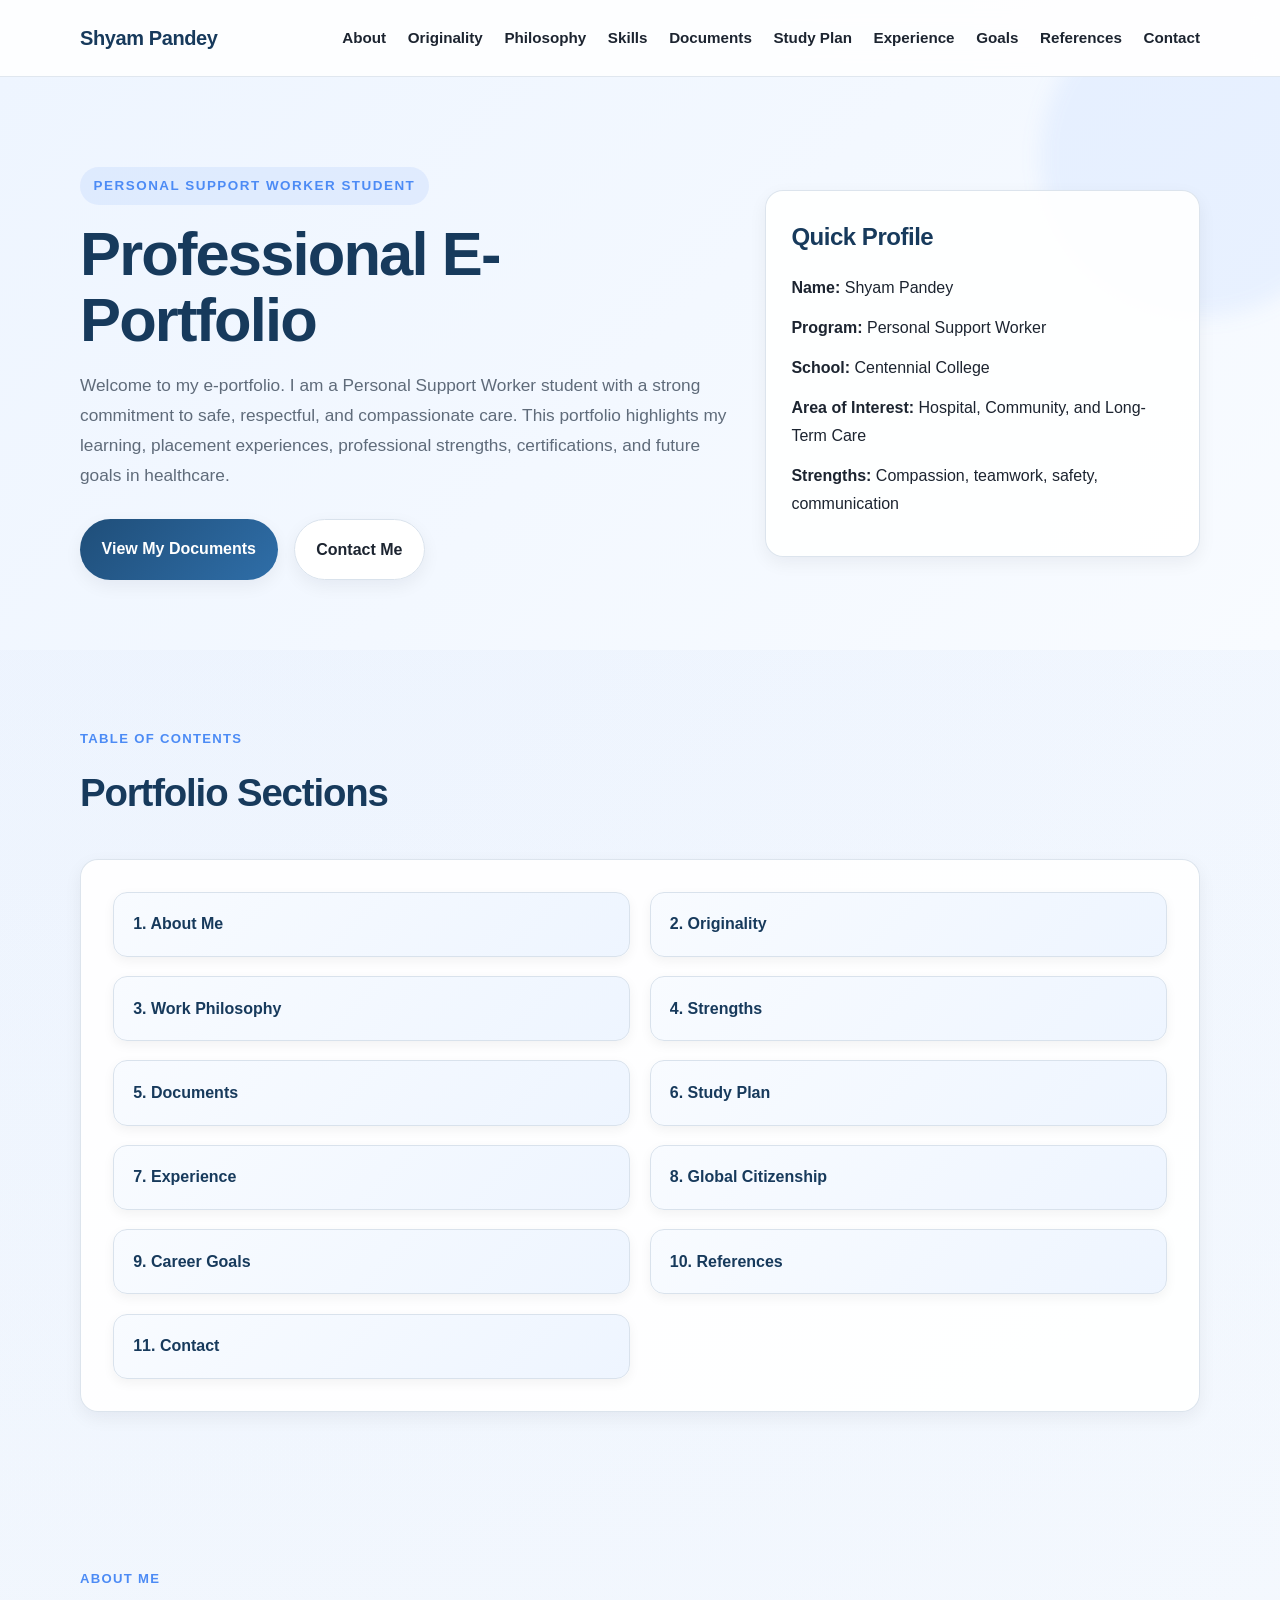
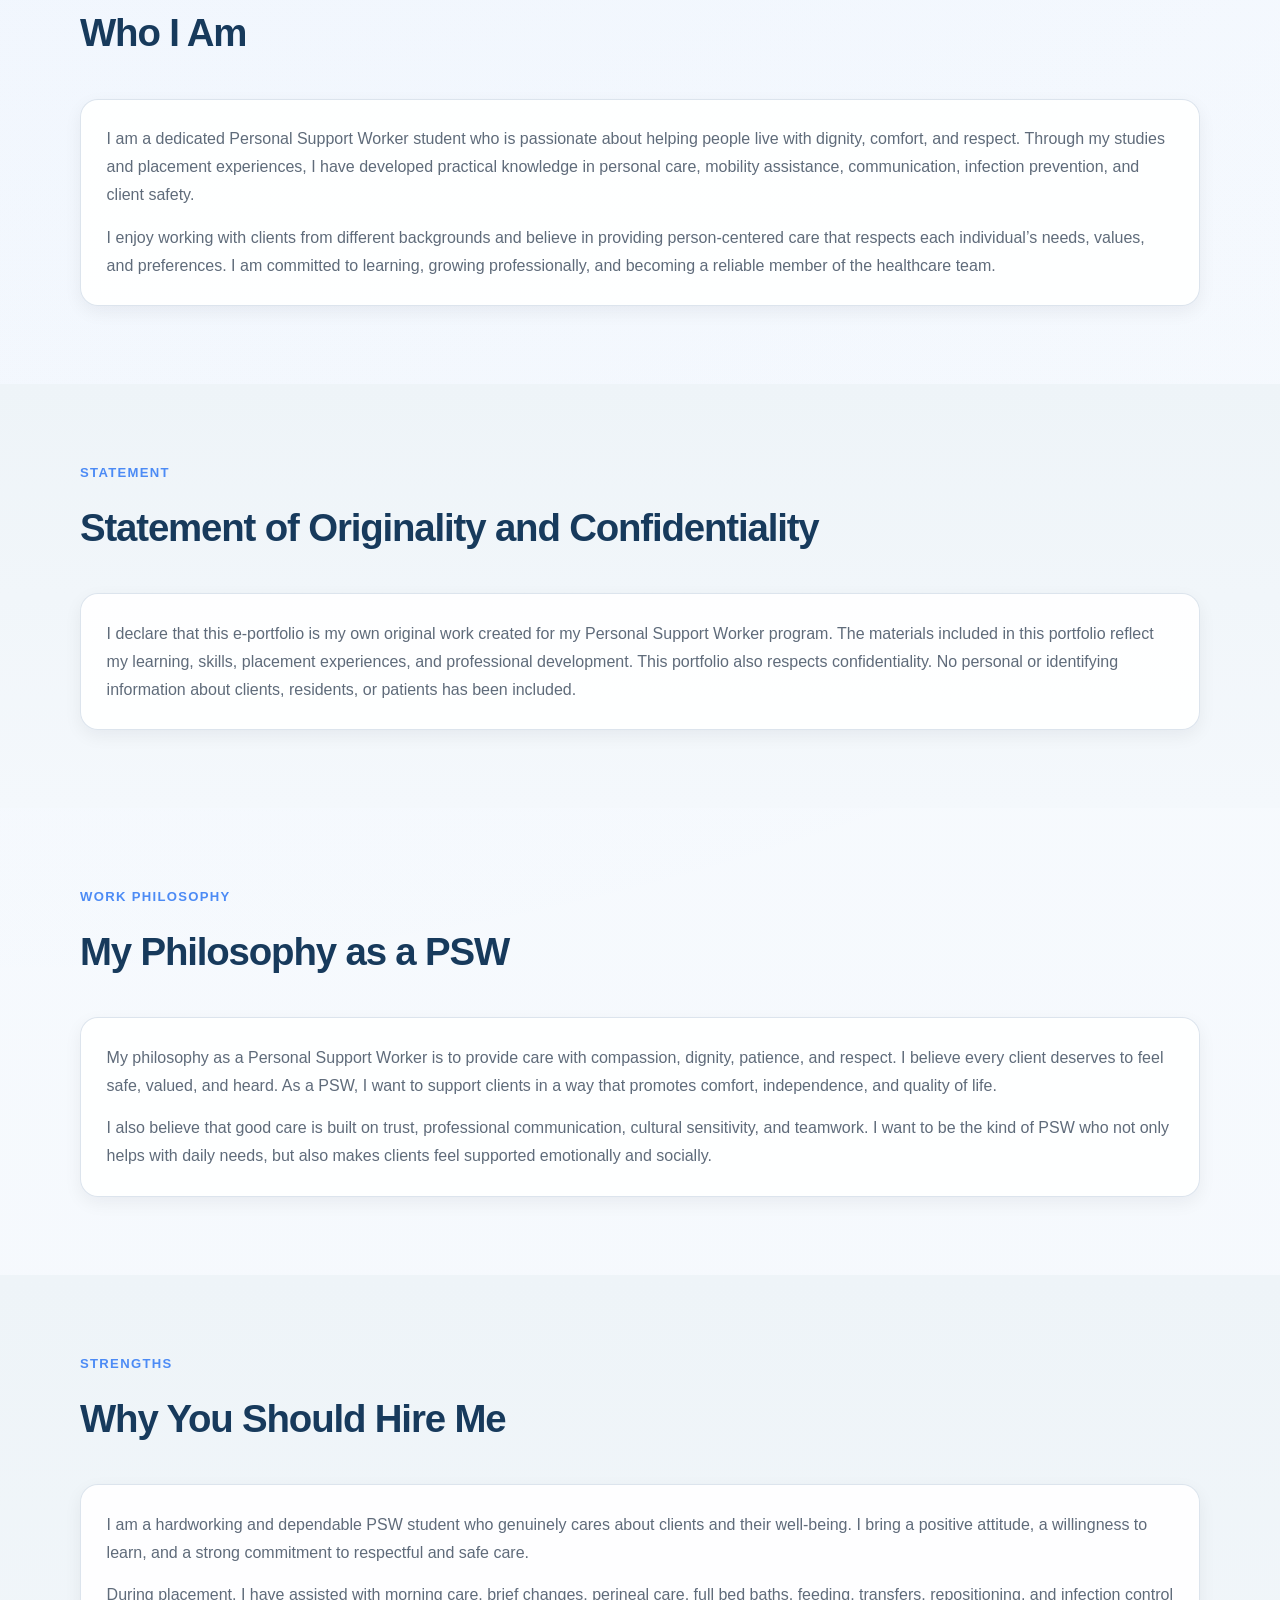
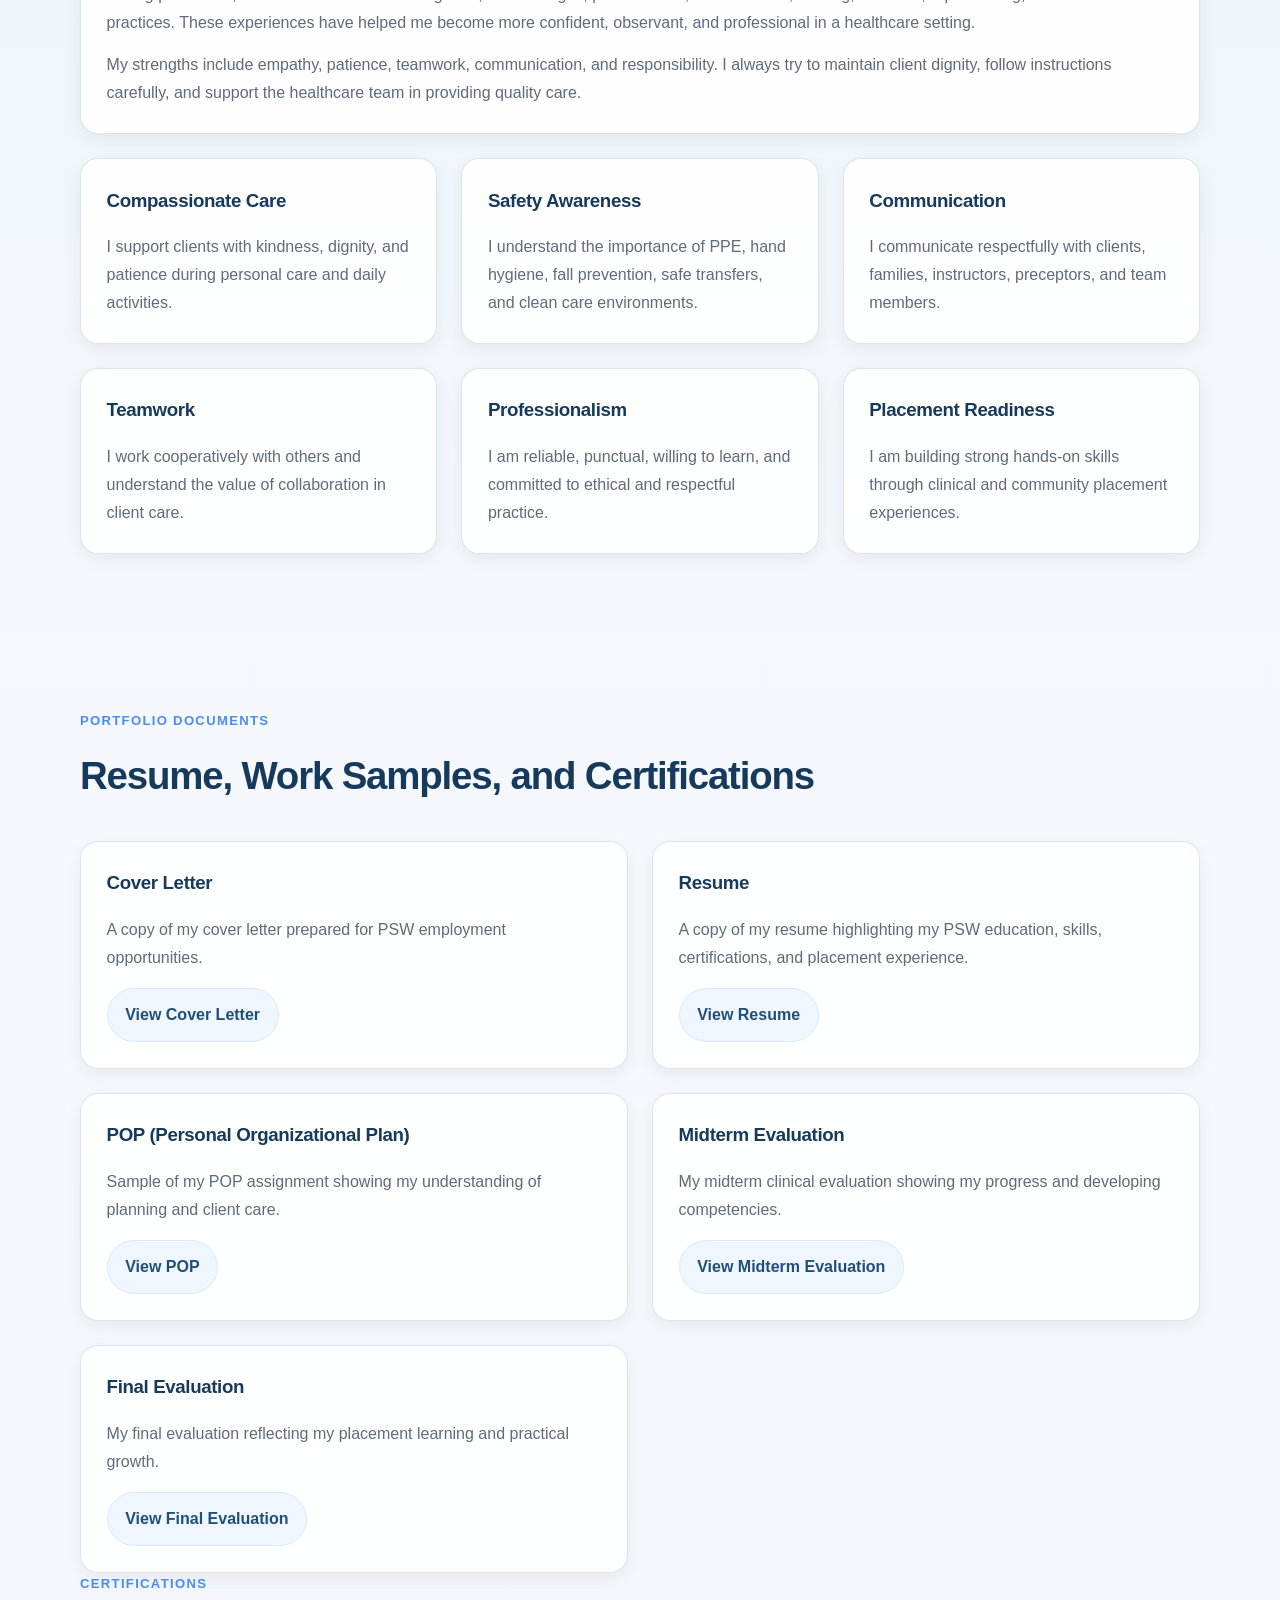
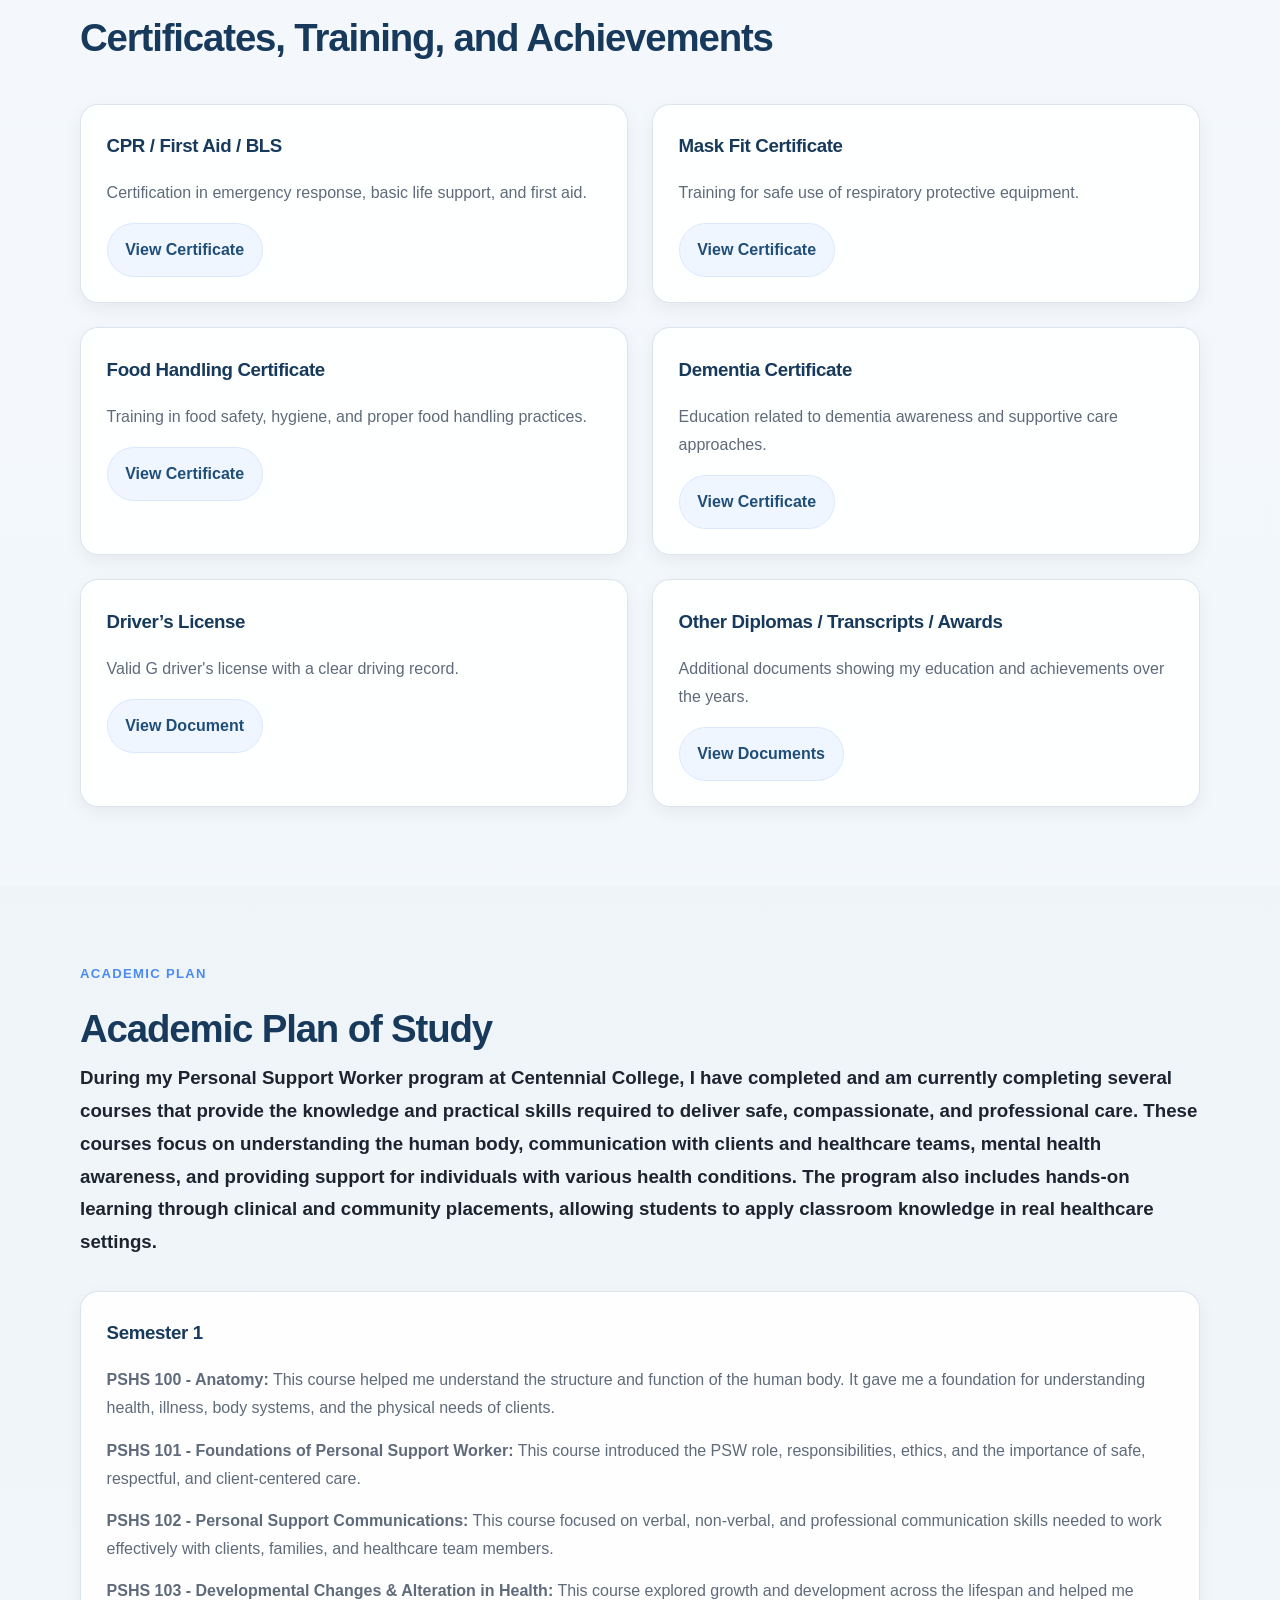
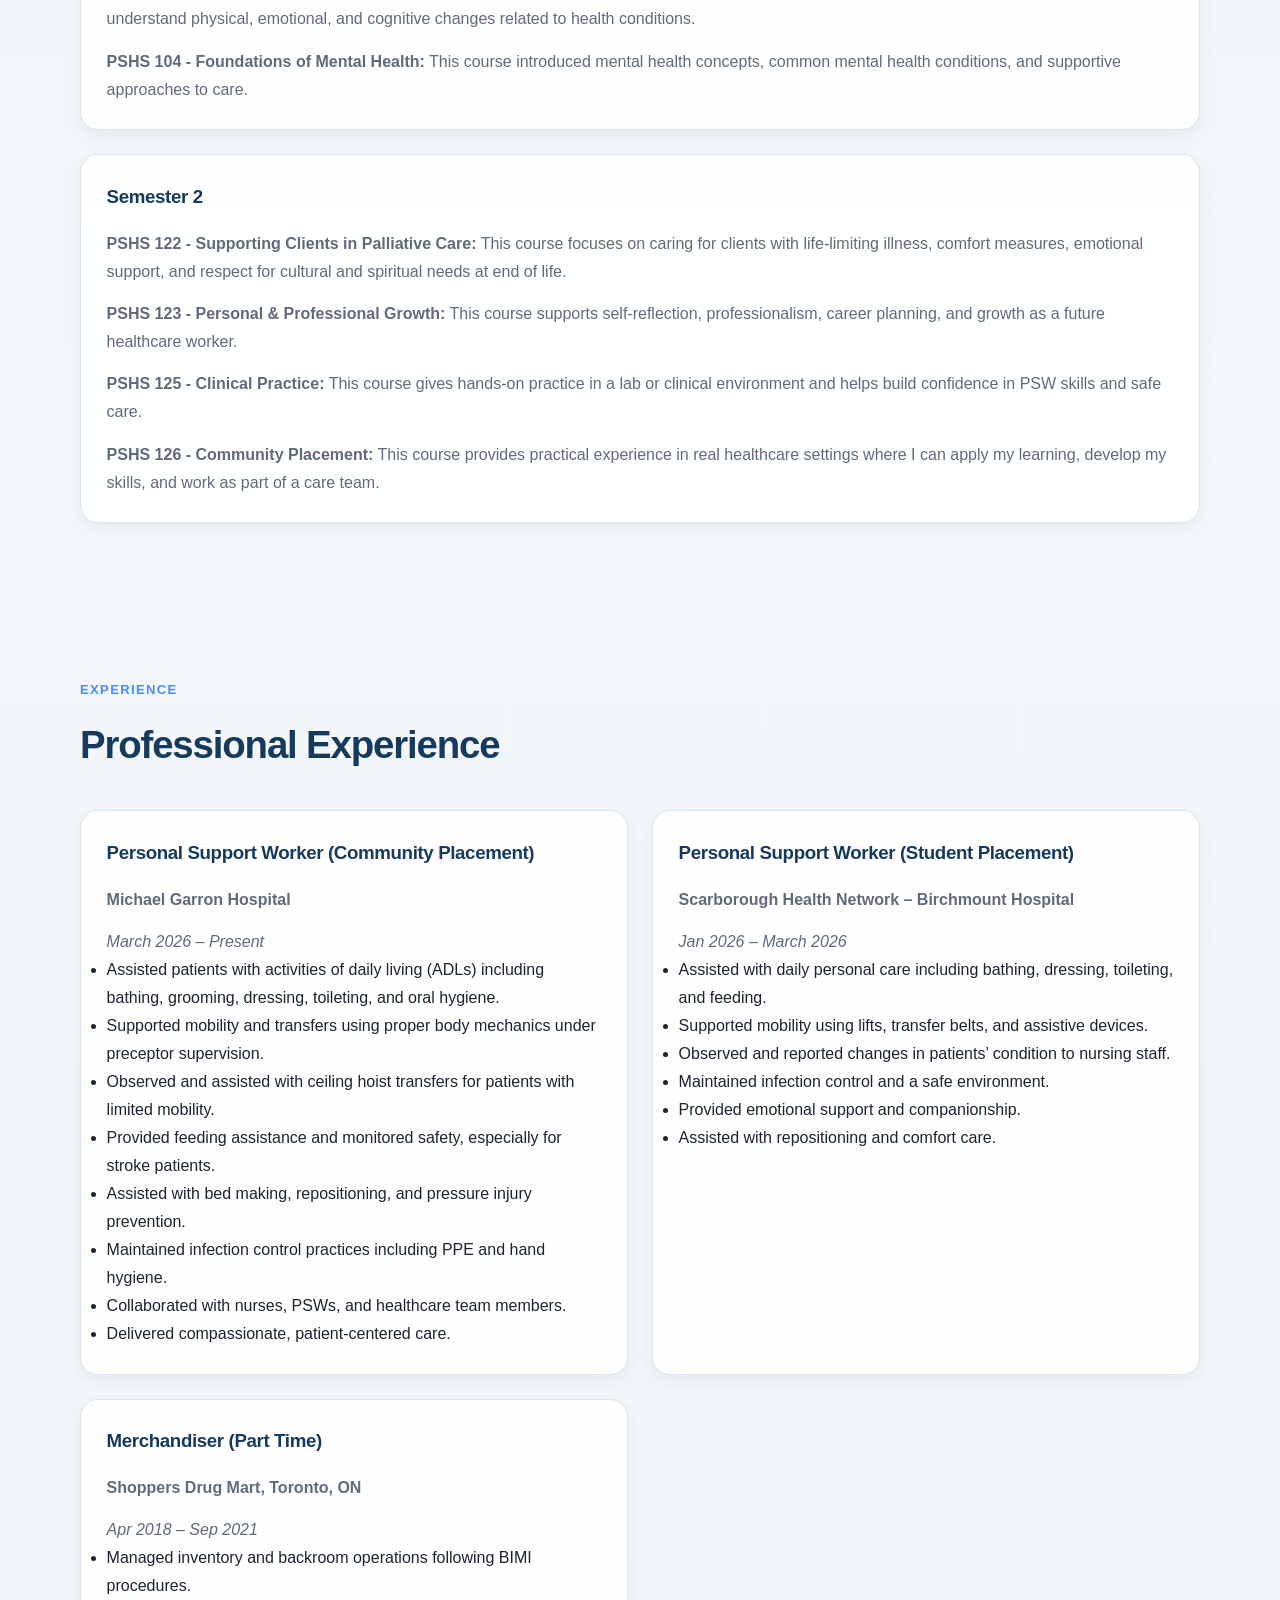
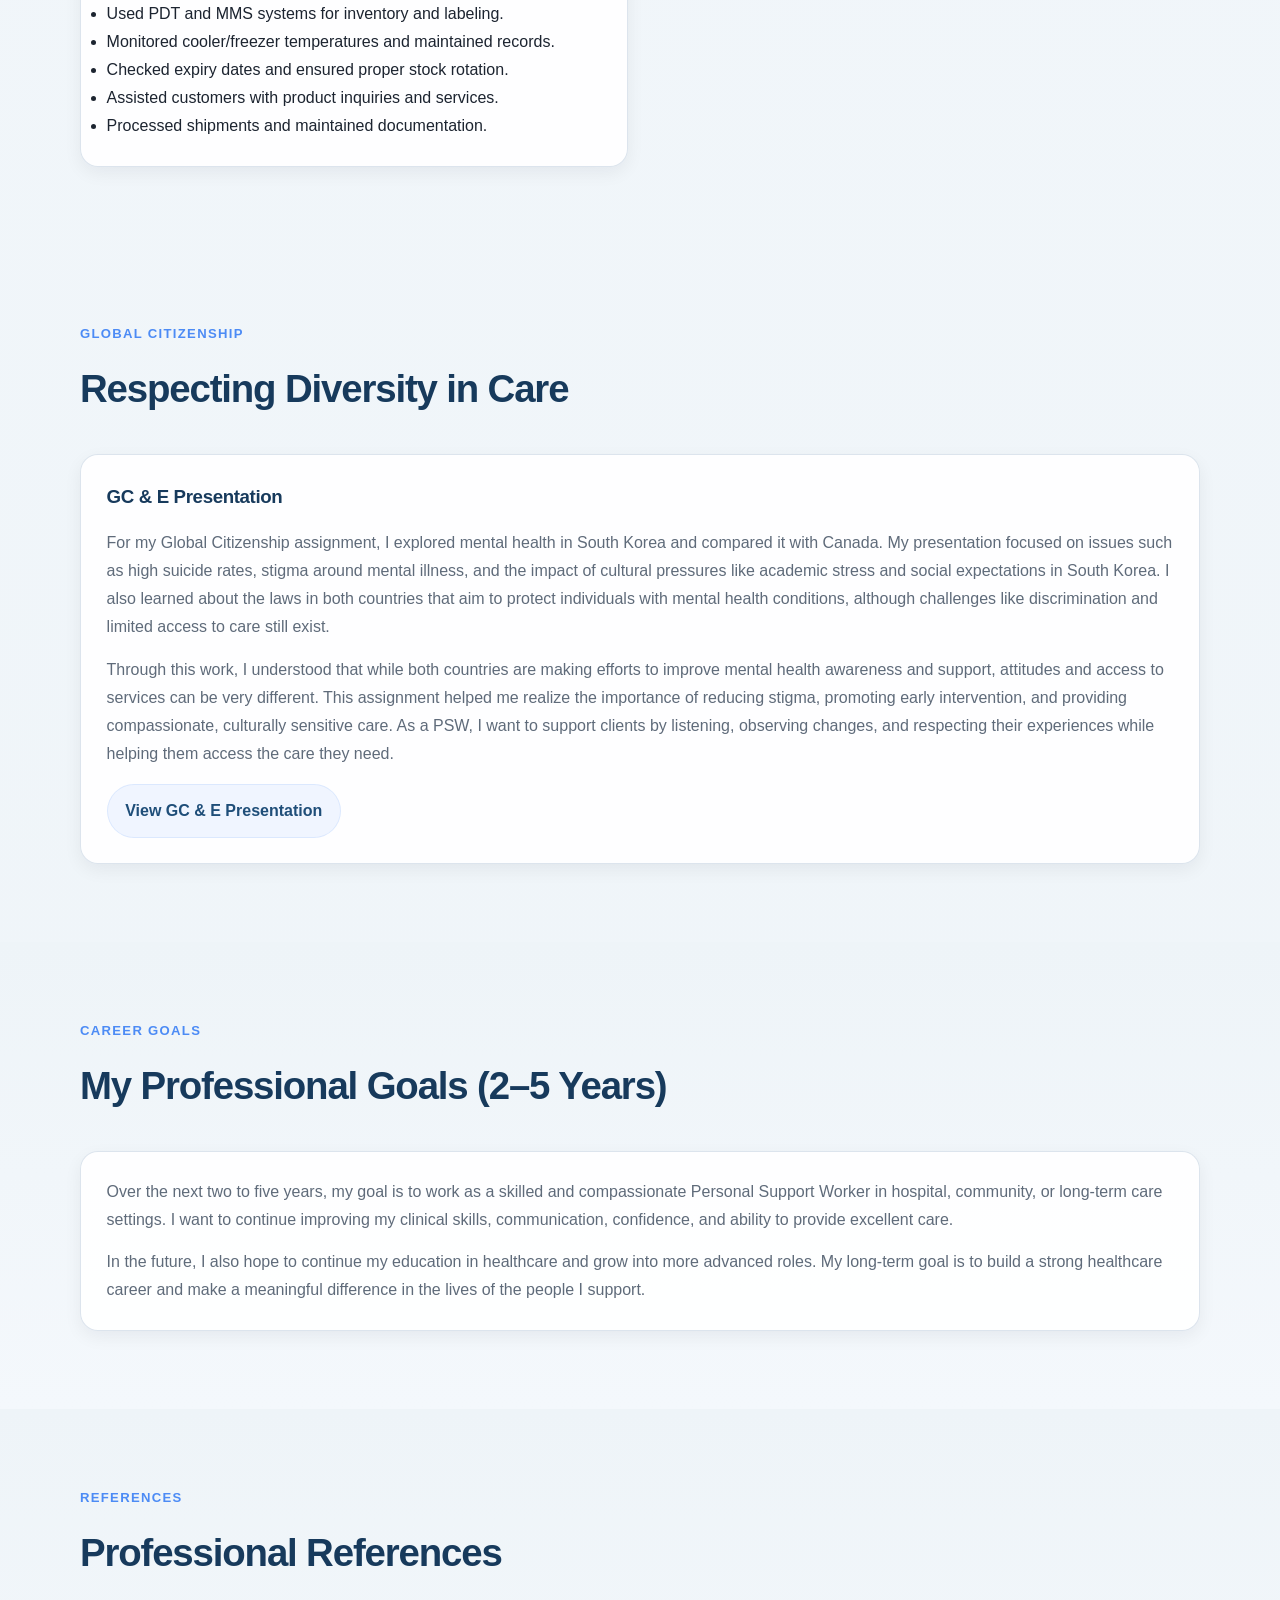
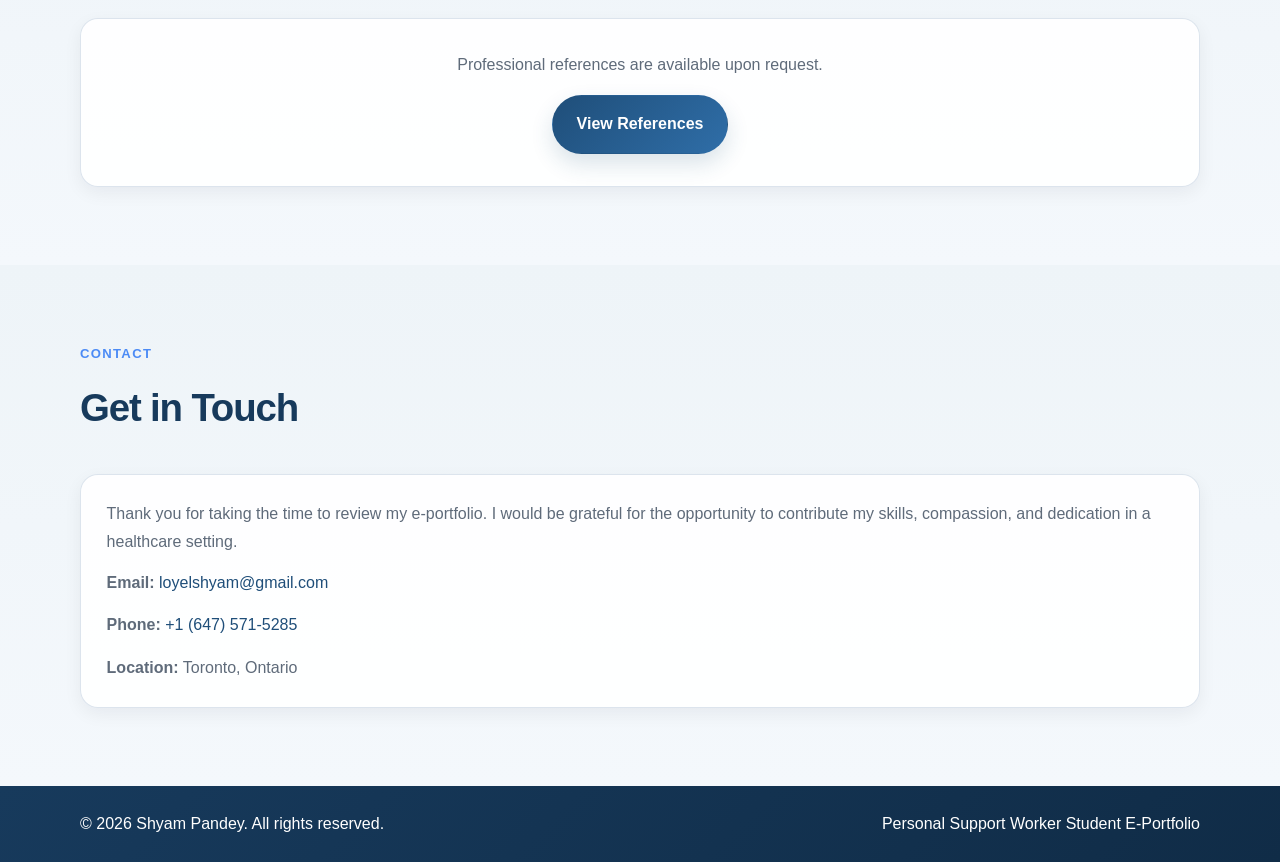
<file: index.html>
<!DOCTYPE html>
<html lang="en">
<head>
  <meta charset="UTF-8" />
  <meta name="viewport" content="width=device-width, initial-scale=1.0" />
  <title>Shyam Pandey | PSW Student E-Portfolio</title>
  <meta
    name="description"
    content="Professional e-portfolio of Shyam Pandey, Personal Support Worker student, showcasing work philosophy, skills, education, certifications, work samples, and career goals."
  />
  <link rel="stylesheet" href="assets/styles.css" />
  <style>
/* ===== TABLE OF CONTENTS MODERN STYLE ===== */

#toc .card {
  padding: 2rem;
  border-radius: 18px;
}

/* Grid layout */
.toc-grid {
  display: grid;
  grid-template-columns: repeat(2, 1fr);
  gap: 1.2rem;
}

/* Link card */
.toc-link {
  display: block;
  padding: 1.1rem 1.2rem;
  border-radius: 14px;
  font-weight: 600;
  color: var(--primary-dark);
  background: linear-gradient(135deg, #f8fbff, #eef5ff);
  border: 1px solid var(--border);
  position: relative;
  overflow: hidden;

  transition: all 0.25s ease;
  box-shadow: 0 4px 12px rgba(0, 0, 0, 0.05);
}

/* Hover animation */
.toc-link:hover {
  transform: translateY(-5px) scale(1.02);
  background: linear-gradient(135deg, #eaf2ff, #dce9ff);
  border-color: var(--accent);
  box-shadow: 0 12px 25px rgba(0, 0, 0, 0.12);
  text-decoration: none;
}

/* Animated left accent bar */
.toc-link::before {
  content: "";
  position: absolute;
  left: 0;
  top: 0;
  height: 100%;
  width: 0;
  background: var(--accent);
  border-radius: 14px 0 0 14px;
  transition: width 0.3s ease;
}

.toc-link:hover::before {
  width: 6px;
}

/* Subtle shine effect */
.toc-link::after {
  content: "";
  position: absolute;
  top: 0;
  left: -75%;
  width: 50%;
  height: 100%;
  background: linear-gradient(
    120deg,
    rgba(255,255,255,0) 0%,
    rgba(255,255,255,0.6) 50%,
    rgba(255,255,255,0) 100%
  );
  transform: skewX(-20deg);
}

.toc-link:hover::after {
  animation: shine 0.7s ease;
}

/* Fade-in animation */
#toc .toc-link {
  opacity: 0;
  transform: translateY(20px);
  animation: fadeUp 0.6s ease forwards;
}

/* Stagger animation */
#toc .toc-link:nth-child(1) { animation-delay: 0.1s; }
#toc .toc-link:nth-child(2) { animation-delay: 0.2s; }
#toc .toc-link:nth-child(3) { animation-delay: 0.3s; }
#toc .toc-link:nth-child(4) { animation-delay: 0.4s; }
#toc .toc-link:nth-child(5) { animation-delay: 0.5s; }
#toc .toc-link:nth-child(6) { animation-delay: 0.6s; }
#toc .toc-link:nth-child(7) { animation-delay: 0.7s; }
#toc .toc-link:nth-child(8) { animation-delay: 0.8s; }
#toc .toc-link:nth-child(9) { animation-delay: 0.9s; }
#toc .toc-link:nth-child(10) { animation-delay: 1s; }

/* Keyframes */
@keyframes fadeUp {
  to {
    opacity: 1;
    transform: translateY(0);
  }
}

@keyframes shine {
  0% { left: -75%; }
  100% { left: 125%; }
}

/* Mobile */
@media (max-width: 768px) {
  .toc-grid {
    grid-template-columns: 1fr;
  }
}
</style>
</head>
<body>
  <header class="header">
    <div class="container nav">
      <a href="#home" class="logo">Shyam Pandey</a>

      <nav>
        <ul class="nav-links" id="nav-links">
          <li><a href="#about">About</a></li>
          <li><a href="#statement">Originality</a></li>
          <li><a href="#philosophy">Philosophy</a></li>
          <li><a href="#skills">Skills</a></li>
          <li><a href="#documents">Documents</a></li>
          <li><a href="#study">Study Plan</a></li>
          <li><a href="#experience">Experience</a></li>
          <li><a href="#goals">Goals</a></li>
          <li><a href="#references">References</a></li>
          <li><a href="#contact">Contact</a></li>
        </ul>
      </nav>

      <button id="menu-toggle" class="menu-toggle" aria-label="Open menu">☰</button>
    </div>
  </header>

  <main>
    <section id="home" class="hero">
      <div class="container hero-content">
        <div class="hero-text">
          <p class="eyebrow">Personal Support Worker Student</p>
          <h1>Professional E-Portfolio</h1>
          <p class="lead">
            Welcome to my e-portfolio. I am a Personal Support Worker student with a strong commitment
            to safe, respectful, and compassionate care. This portfolio highlights my learning,
            placement experiences, professional strengths, certifications, and future goals in healthcare.
          </p>

          <div class="hero-buttons">
            <a href="#documents" class="btn btn-primary">View My Documents</a>
            <a href="#contact" class="btn btn-secondary">Contact Me</a>
          </div>
        </div>

        <div class="hero-card">
          <h2>Quick Profile</h2>
          <ul>
            <li><strong>Name:</strong> Shyam Pandey</li>
            <li><strong>Program:</strong> Personal Support Worker</li>
            <li><strong>School:</strong> Centennial College</li>
            <li><strong>Area of Interest:</strong> Hospital, Community, and Long-Term Care</li>
            <li><strong>Strengths:</strong> Compassion, teamwork, safety, communication</li>
          </ul>
        </div>
      </div>
    </section>

    <!-- TABLE OF CONTENTS -->
<section id="toc" class="section">
  <div class="container">
    <div class="section-heading">
      <p class="section-tag">Table of Contents</p>
      <h2>Portfolio Sections</h2>
    </div>

    <div class="card">
      <div class="toc-grid">
        <a href="#about" class="toc-link">1. About Me</a>
        <a href="#statement" class="toc-link">2. Originality</a>
        <a href="#philosophy" class="toc-link">3. Work Philosophy</a>
        <a href="#skills" class="toc-link">4. Strengths</a>
        <a href="#documents" class="toc-link">5. Documents</a>
        <a href="#study" class="toc-link">6. Study Plan</a>
        <a href="#experience" class="toc-link">7. Experience</a>
        <a href="#global" class="toc-link">8. Global Citizenship</a>
        <a href="#goals" class="toc-link">9. Career Goals</a>
        <a href="#references" class="toc-link">10. References</a>
        <a href="#contact" class="toc-link">11. Contact</a>
      </div>
    </div>
  </div>
</section>

    <section id="about" class="section">
      <div class="container">
        <div class="section-heading">
          <p class="section-tag">About Me</p>
          <h2>Who I Am</h2>
        </div>

        <div class="card">
          <p>
            I am a dedicated Personal Support Worker student who is passionate about helping people
            live with dignity, comfort, and respect. Through my studies and placement experiences, I
            have developed practical knowledge in personal care, mobility assistance, communication,
            infection prevention, and client safety.
          </p>
          <p>
            I enjoy working with clients from different backgrounds and believe in providing
            person-centered care that respects each individual’s needs, values, and preferences.
            I am committed to learning, growing professionally, and becoming a reliable member of
            the healthcare team.
          </p>
        </div>
      </div>
    </section>

    <section id="statement" class="section section-alt">
      <div class="container">
        <div class="section-heading">
          <p class="section-tag">Statement</p>
          <h2>Statement of Originality and Confidentiality</h2>
        </div>

        <div class="card">
          <p>
            I declare that this e-portfolio is my own original work created for my Personal Support
            Worker program. The materials included in this portfolio reflect my learning, skills,
            placement experiences, and professional development. This portfolio also respects
            confidentiality. No personal or identifying information about clients, residents, or
            patients has been included.
          </p>
        </div>
      </div>
    </section>

    <section id="philosophy" class="section">
      <div class="container">
        <div class="section-heading">
          <p class="section-tag">Work Philosophy</p>
          <h2>My Philosophy as a PSW</h2>
        </div>

        <div class="card">
          <p>
            My philosophy as a Personal Support Worker is to provide care with compassion, dignity,
            patience, and respect. I believe every client deserves to feel safe, valued, and heard.
            As a PSW, I want to support clients in a way that promotes comfort, independence, and
            quality of life.
          </p>
          <p>
            I also believe that good care is built on trust, professional communication, cultural
            sensitivity, and teamwork. I want to be the kind of PSW who not only helps with daily
            needs, but also makes clients feel supported emotionally and socially.
          </p>
        </div>
      </div>
    </section>

    <section id="skills" class="section section-alt">
      <div class="container">
        <div class="section-heading">
          <p class="section-tag">Strengths</p>
          <h2>Why You Should Hire Me</h2>
        </div>

        <div class="card">
          <p>
            I am a hardworking and dependable PSW student who genuinely cares about clients and their
            well-being. I bring a positive attitude, a willingness to learn, and a strong commitment
            to respectful and safe care.
          </p>
          <p>
            During placement, I have assisted with morning care, brief changes, perineal care, full
            bed baths, feeding, transfers, repositioning, and infection control practices. These
            experiences have helped me become more confident, observant, and professional in a
            healthcare setting.
          </p>
          <p>
            My strengths include empathy, patience, teamwork, communication, and responsibility. I
            always try to maintain client dignity, follow instructions carefully, and support the
            healthcare team in providing quality care.
          </p>
        </div>

        <div class="grid-3 top-gap">
          <div class="card skill-card">
            <h3>Compassionate Care</h3>
            <p>
              I support clients with kindness, dignity, and patience during personal care and daily
              activities.
            </p>
          </div>

          <div class="card skill-card">
            <h3>Safety Awareness</h3>
            <p>
              I understand the importance of PPE, hand hygiene, fall prevention, safe transfers, and
              clean care environments.
            </p>
          </div>

          <div class="card skill-card">
            <h3>Communication</h3>
            <p>
              I communicate respectfully with clients, families, instructors, preceptors, and team
              members.
            </p>
          </div>

          <div class="card skill-card">
            <h3>Teamwork</h3>
            <p>
              I work cooperatively with others and understand the value of collaboration in client care.
            </p>
          </div>

          <div class="card skill-card">
            <h3>Professionalism</h3>
            <p>
              I am reliable, punctual, willing to learn, and committed to ethical and respectful practice.
            </p>
          </div>

          <div class="card skill-card">
            <h3>Placement Readiness</h3>
            <p>
              I am building strong hands-on skills through clinical and community placement experiences.
            </p>
          </div>
        </div>
      </div>
    </section>

    <section id="documents" class="section">
      <div class="container">
        <div class="section-heading">
          <p class="section-tag">Portfolio Documents</p>
          <h2>Resume, Work Samples, and Certifications</h2>
        </div>

        <div class="grid-2">
          <div class="card cert-card">
            <h3>Cover Letter</h3>
            <p>
              A copy of my cover letter prepared for PSW employment opportunities.
            </p>
            <a href="assets/certificates/psw-cover-letter.pdf" target="_blank" class="cert-link">View Cover Letter</a>
          </div>

          <div class="card cert-card">
            <h3>Resume</h3>
            <p>
              A copy of my resume highlighting my PSW education, skills, certifications, and placement experience.
            </p>
            <a href="assets/certificates/psw-resume.pdf" target="_blank" class="cert-link">View Resume</a>
          </div>

          <div class="card cert-card">
            <h3>POP (Personal Organizational Plan)</h3>
            <p>
              Sample of my POP assignment showing my understanding of planning and client care.
            </p>
            <a href="assets/certificates/pop.pdf" target="_blank" class="cert-link">View POP</a>
          </div>

          <div class="card cert-card">
            <h3>Midterm Evaluation</h3>
            <p>
              My midterm clinical evaluation showing my progress and developing competencies.
            </p>
            <a href="assets/certificates/midterm-evaluation.pdf" target="_blank" class="cert-link">View Midterm Evaluation</a>
          </div>

          <div class="card cert-card">
            <h3>Final Evaluation</h3>
            <p>
              My final evaluation reflecting my placement learning and practical growth.
            </p>
            <a href="assets/certificates/final-evaluation.pdf" target="_blank" class="cert-link">View Final Evaluation</a>
          </div>
          </div>

        <div class="section-heading small-gap">
          <p class="section-tag">Certifications</p>
          <h2>Certificates, Training, and Achievements</h2>
        </div>

        <div class="grid-2">
          <div class="card cert-card">
            <h3>CPR / First Aid / BLS</h3>
            <p>
              Certification in emergency response, basic life support, and first aid.
            </p>
            <a href="assets/certificates/cpr-firstaid.jpg" target="_blank" class="cert-link">View Certificate</a>
          </div>

          <div class="card cert-card">
            <h3>Mask Fit Certificate</h3>
            <p>
              Training for safe use of respiratory protective equipment.
            </p>
            <a href="assets/certificates/maskfit.jpg" target="_blank" class="cert-link">View Certificate</a>
          </div>

          <div class="card cert-card">
            <h3>Food Handling Certificate</h3>
            <p>
              Training in food safety, hygiene, and proper food handling practices.
            </p>
            <a href="assets/certificates/foodhandling.pdf" target="_blank" class="cert-link">View Certificate</a>
          </div>

          <div class="card cert-card">
            <h3>Dementia Certificate</h3>
            <p>
              Education related to dementia awareness and supportive care approaches.
            </p>
            <a href="assets/certificates/dementia-certificate.pdf" target="_blank" class="cert-link">View Certificate</a>
          </div>

          <div class="card cert-card">
            <h3>Driver’s License</h3>
            <p>
              Valid G driver's license with a clear driving record.
            </p>
            <a href="assets/certificates/driving-license.pdf" target="_blank" class="cert-link">View Document</a>
          </div>

          <div class="card cert-card">
            <h3>Other Diplomas / Transcripts / Awards</h3>
            <p>
              Additional documents showing my education and achievements over the years.
            </p>
            <a href="assets/certificates/diploma-certificate.pdf" target="_blank" class="cert-link">View Documents</a>
          </div>
        </div>
      </div>
    </section>

    <section id="study" class="section section-alt">
      <div class="container">
        <div class="section-heading">
          <p class="section-tag">Academic Plan</p>
          <h2>Academic Plan of Study</h2>
          <h3>During my Personal Support Worker program at Centennial College, I have completed and am currently completing 
            several courses that provide the knowledge and practical skills required to deliver safe, compassionate, and 
            professional care. These courses focus on understanding the human body, communication with clients and healthcare
             teams, mental health awareness, and providing support for individuals with various health conditions. 
             The program also includes hands-on learning through clinical and community placements, allowing students to 
             apply classroom knowledge in real healthcare settings.</h3>
        </div>

        <div class="card">
          <h3>Semester 1</h3>
          <p>
            <strong>PSHS 100 - Anatomy:</strong> This course helped me understand the structure and
            function of the human body. It gave me a foundation for understanding health, illness,
            body systems, and the physical needs of clients.
          </p>
          <p>
            <strong>PSHS 101 - Foundations of Personal Support Worker:</strong> This course introduced
            the PSW role, responsibilities, ethics, and the importance of safe, respectful, and
            client-centered care.
          </p>
          <p>
            <strong>PSHS 102 - Personal Support Communications:</strong> This course focused on verbal,
            non-verbal, and professional communication skills needed to work effectively with clients,
            families, and healthcare team members.
          </p>
          <p>
            <strong>PSHS 103 - Developmental Changes & Alteration in Health:</strong> This course
            explored growth and development across the lifespan and helped me understand physical,
            emotional, and cognitive changes related to health conditions.
          </p>
          <p>
            <strong>PSHS 104 - Foundations of Mental Health:</strong> This course introduced mental
            health concepts, common mental health conditions, and supportive approaches to care.
          </p>
        </div>

        <div class="card top-gap">
          <h3>Semester 2</h3>
          <p>
            <strong>PSHS 122 - Supporting Clients in Palliative Care:</strong> This course focuses on
            caring for clients with life-limiting illness, comfort measures, emotional support, and
            respect for cultural and spiritual needs at end of life.
          </p>
          <p>
            <strong>PSHS 123 - Personal & Professional Growth:</strong> This course supports self-reflection,
            professionalism, career planning, and growth as a future healthcare worker.
          </p>
          <p>
            <strong>PSHS 125 - Clinical Practice:</strong> This course gives hands-on practice in a lab
            or clinical environment and helps build confidence in PSW skills and safe care.
          </p>
          <p>
            <strong>PSHS 126 - Community Placement:</strong> This course provides practical experience
            in real healthcare settings where I can apply my learning, develop my skills, and work as
            part of a care team.
          </p>
        </div>
      </div>
    </section>

    <!-- PROFESSIONAL EXPERIENCE -->
<section id="experience" class="section">
  <div class="container">
    <div class="section-heading">
      <p class="section-tag">Experience</p>
      <h2>Professional Experience</h2>
    </div>

    <div class="grid-2">

      <!-- Experience 1 -->
      <div class="card">
        <h3>Personal Support Worker (Community Placement)</h3>
        <p><strong>Michael Garron Hospital</strong></p>
        <p><em>March 2026 – Present</em></p>

        <ul class="experience-list">
          <li>Assisted patients with activities of daily living (ADLs) including bathing, grooming, dressing, toileting, and oral hygiene.</li>
          <li>Supported mobility and transfers using proper body mechanics under preceptor supervision.</li>
          <li>Observed and assisted with ceiling hoist transfers for patients with limited mobility.</li>
          <li>Provided feeding assistance and monitored safety, especially for stroke patients.</li>
          <li>Assisted with bed making, repositioning, and pressure injury prevention.</li>
          <li>Maintained infection control practices including PPE and hand hygiene.</li>
          <li>Collaborated with nurses, PSWs, and healthcare team members.</li>
          <li>Delivered compassionate, patient-centered care.</li>
        </ul>
      </div>

      <!-- Experience 2 -->
      <div class="card">
        <h3>Personal Support Worker (Student Placement)</h3>
        <p><strong>Scarborough Health Network – Birchmount Hospital</strong></p>
        <p><em>Jan 2026 – March 2026</em></p>

        <ul class="experience-list">
          <li>Assisted with daily personal care including bathing, dressing, toileting, and feeding.</li>
          <li>Supported mobility using lifts, transfer belts, and assistive devices.</li>
          <li>Observed and reported changes in patients’ condition to nursing staff.</li>
          <li>Maintained infection control and a safe environment.</li>
          <li>Provided emotional support and companionship.</li>
          <li>Assisted with repositioning and comfort care.</li>
        </ul>
      </div>

      <!-- Experience 3 -->
      <div class="card">
        <h3>Merchandiser (Part Time)</h3>
        <p><strong>Shoppers Drug Mart, Toronto, ON</strong></p>
        <p><em>Apr 2018 – Sep 2021</em></p>

        <ul class="experience-list">
          <li>Managed inventory and backroom operations following BIMI procedures.</li>
          <li>Used PDT and MMS systems for inventory and labeling.</li>
          <li>Monitored cooler/freezer temperatures and maintained records.</li>
          <li>Checked expiry dates and ensured proper stock rotation.</li>
          <li>Assisted customers with product inquiries and services.</li>
          <li>Processed shipments and maintained documentation.</li>
        </ul>
      </div>

    </div>
  </div>
</section>

    <section id="global" class="section">
      <div class="container">
        <div class="section-heading">
          <p class="section-tag">Global Citizenship</p>
          <h2>Respecting Diversity in Care</h2>
        </div>

        <div class="card">
          <h3>GC & E Presentation</h3>
          <p>
            <p> For my Global Citizenship assignment, I explored mental health in South Korea and compared it with Canada. 
              My presentation focused on issues such as high suicide rates, stigma around mental illness, and the impact 
              of cultural pressures like academic stress and social expectations in South Korea. I also learned about the 
              laws in both countries that aim to protect individuals with mental health conditions, although challenges 
              like discrimination and limited access to care still exist. 
            </p> 
            <p> Through this work, I understood that while both countries are making efforts to improve mental health 
              awareness and support, attitudes and access to services can be very different. This assignment helped me 
              realize the importance of reducing stigma, promoting early intervention, and providing compassionate, 
              culturally sensitive care. As a PSW, I want to support clients by listening, observing changes, and 
              respecting their experiences while helping them access the care they need. 
            </p>
          <a href="assets/certificates/gce.pdf" target="_blank" class="cert-link">View GC & E Presentation</a>
        </div>
      </div>
    </section>

    <section id="goals" class="section section-alt">
      <div class="container">
        <div class="section-heading">
          <p class="section-tag">Career Goals</p>
          <h2>My Professional Goals (2–5 Years)</h2>
        </div>

        <div class="card">
          <p>
            Over the next two to five years, my goal is to work as a skilled and compassionate Personal
            Support Worker in hospital, community, or long-term care settings. I want to continue
            improving my clinical skills, communication, confidence, and ability to provide excellent care.
          </p>
          <p>
            In the future, I also hope to continue my education in healthcare and grow into more advanced
            roles. My long-term goal is to build a strong healthcare career and make a meaningful
            difference in the lives of the people I support.
          </p>
        </div>
      </div>
    </section>

    <section id="references" class="section section-alt">
  <div class="container">
    <div class="section-heading">
      <p class="section-tag">References</p>
      <h2>Professional References</h2>
    </div>

    <div class="card references-preview-card">
      <p>
        Professional references are available upon request.
      </p>

      <a href="references.html" class="references-btn">View References</a>
    </div>
  </div>
</section>

    <section id="contact" class="section section-alt">
      <div class="container">
        <div class="section-heading">
          <p class="section-tag">Contact</p>
          <h2>Get in Touch</h2>
        </div>

        <div class="card contact-card">
          <p>
            Thank you for taking the time to review my e-portfolio. I would be grateful for the
            opportunity to contribute my skills, compassion, and dedication in a healthcare setting.
          </p>

          <div class="contact-list">
            <p><strong>Email:</strong> <a href="mailto:loyelshyam@gmail.com">loyelshyam@gmail.com</a></p>
            <p><strong>Phone:</strong> <a href="tel:+16475715285">+1 (647) 571-5285</a></p>
            <p><strong>Location:</strong> Toronto, Ontario</p>
          </div>
        </div>
      </div>
    </section>
  </main>

  <footer class="footer">
    <div class="container footer-content">
      <p>© <span id="year"></span> Shyam Pandey. All rights reserved.</p>
      <p>Personal Support Worker Student E-Portfolio</p>
    </div>
  </footer>

  <script>
    const menuToggle = document.getElementById("menu-toggle");
    const navLinks = document.getElementById("nav-links");
    const yearSpan = document.getElementById("year");

    menuToggle.addEventListener("click", () => {
      navLinks.classList.toggle("show");
    });

    yearSpan.textContent = new Date().getFullYear();
  </script>
</body>
</html>
</file>
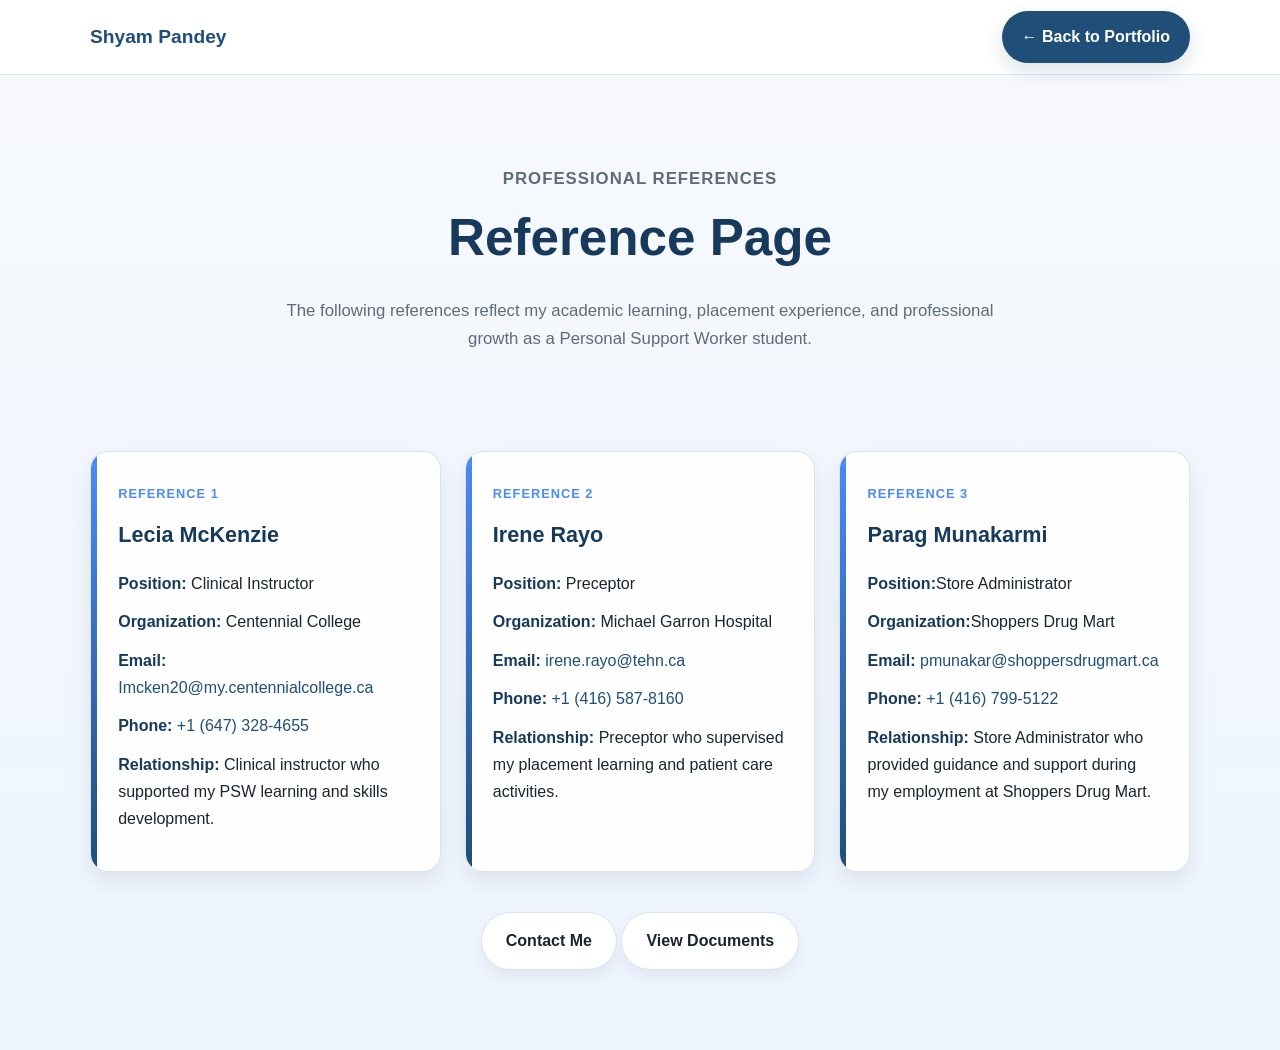
<file: references.html>
<!DOCTYPE html>
<html lang="en">
<head>
  <meta charset="UTF-8" />
  <meta name="viewport" content="width=device-width, initial-scale=1.0" />
  <title>Shyam Pandey | References</title>
  <meta
    name="description"
    content="Professional references for Shyam Pandey, Personal Support Worker student."
  />

  <style>
    :root {
      --bg: #f7f9fc;
      --white: #ffffff;
      --primary: #1f4e79;
      --primary-dark: #173a5c;
      --accent: #4c8bf5;
      --text: #1c2430;
      --muted: #5f6b7a;
      --border: #d9e2ec;
      --shadow: 0 10px 25px rgba(0, 0, 0, 0.08);
      --radius: 18px;
      --max-width: 1100px;
    }

    * {
      margin: 0;
      padding: 0;
      box-sizing: border-box;
    }

    html {
      scroll-behavior: smooth;
    }

    body {
      font-family: -apple-system, BlinkMacSystemFont, "Segoe UI", Roboto, Arial, sans-serif;
      background: linear-gradient(180deg, #f7f9fc 0%, #eef5ff 100%);
      color: var(--text);
      line-height: 1.7;
    }

    a {
      color: var(--primary);
      text-decoration: none;
    }

    a:hover {
      text-decoration: underline;
    }

    .container {
      width: min(92%, var(--max-width));
      margin: 0 auto;
    }

    .header {
      position: sticky;
      top: 0;
      z-index: 1000;
      background: rgba(255, 255, 255, 0.92);
      backdrop-filter: blur(10px);
      border-bottom: 1px solid rgba(217, 226, 236, 0.8);
    }

    .nav {
      min-height: 74px;
      display: flex;
      align-items: center;
      justify-content: space-between;
    }

    .logo {
      font-size: 1.2rem;
      font-weight: 700;
      color: var(--primary);
    }

    .back-btn {
      display: inline-block;
      padding: 0.8rem 1.25rem;
      border-radius: 999px;
      background: var(--primary);
      color: #fff;
      font-weight: 600;
      transition: all 0.25s ease;
      box-shadow: 0 8px 20px rgba(31, 78, 121, 0.16);
    }

    .back-btn:hover {
      background: var(--primary-dark);
      color: #fff;
      text-decoration: none;
      transform: translateY(-2px);
    }

    .hero {
      padding: 90px 0 45px;
      text-align: center;
    }

    .eyebrow {
      color: var(--accent);
      font-weight: 700;
      letter-spacing: 1px;
      text-transform: uppercase;
      font-size: 0.88rem;
      margin-bottom: 0.7rem;
      animation: fadeUp 0.6s ease forwards;
    }

    .hero h1 {
      font-size: clamp(2rem, 4vw, 3.2rem);
      color: var(--primary-dark);
      margin-bottom: 1rem;
      opacity: 0;
      transform: translateY(18px);
      animation: fadeUp 0.7s ease forwards;
      animation-delay: 0.1s;
    }

    .hero p {
      max-width: 760px;
      margin: 0 auto;
      color: var(--muted);
      font-size: 1.05rem;
      opacity: 0;
      transform: translateY(18px);
      animation: fadeUp 0.7s ease forwards;
      animation-delay: 0.2s;
    }

    .references-section {
      padding: 20px 0 80px;
    }

    .references-grid {
      display: grid;
      grid-template-columns: repeat(3, 1fr);
      gap: 1.5rem;
      margin-top: 2rem;
    }

    .reference-card {
      position: relative;
      overflow: hidden;
      background: rgba(255, 255, 255, 0.88);
      border: 1px solid rgba(217, 226, 236, 0.95);
      border-radius: var(--radius);
      box-shadow: var(--shadow);
      padding: 1.7rem;
      min-height: 100%;
      opacity: 0;
      transform: translateY(24px);
      animation: fadeUp 0.7s ease forwards;
      transition: transform 0.28s ease, box-shadow 0.28s ease, border-color 0.28s ease;
    }

    .reference-card:nth-child(1) { animation-delay: 0.25s; }
    .reference-card:nth-child(2) { animation-delay: 0.4s; }
    .reference-card:nth-child(3) { animation-delay: 0.55s; }

    .reference-card::before {
      content: "";
      position: absolute;
      inset: 0 auto 0 0;
      width: 6px;
      background: linear-gradient(180deg, var(--accent), var(--primary));
    }

    .reference-card:hover {
      transform: translateY(-8px);
      box-shadow: 0 18px 35px rgba(0, 0, 0, 0.12);
      border-color: #bdd0e5;
    }

    .reference-label {
      display: inline-block;
      font-size: 0.8rem;
      font-weight: 700;
      color: var(--accent);
      text-transform: uppercase;
      letter-spacing: 1px;
      margin-bottom: 0.8rem;
    }

    .reference-card h2 {
      color: var(--primary-dark);
      font-size: 1.35rem;
      margin-bottom: 1rem;
    }

    .reference-list p {
      margin-bottom: 0.7rem;
      color: var(--text);
    }

    .reference-list strong {
      color: var(--primary-dark);
    }

    .ref-email,
    .ref-phone {
      display: inline-block;
      color: var(--primary);
      word-break: break-word;
    }

    .bottom-actions {
      text-align: center;
      margin-top: 2.5rem;
      opacity: 0;
      transform: translateY(20px);
      animation: fadeUp 0.7s ease forwards;
      animation-delay: 0.75s;
    }

    .bottom-actions a {
      display: inline-block;
      padding: 0.9rem 1.5rem;
      border-radius: 999px;
      background: #fff;
      border: 1px solid var(--border);
      color: var(--text);
      font-weight: 600;
      transition: all 0.25s ease;
      box-shadow: 0 8px 18px rgba(0, 0, 0, 0.06);
    }

    .bottom-actions a:hover {
      text-decoration: none;
      transform: translateY(-2px);
      border-color: var(--primary);
      box-shadow: 0 12px 25px rgba(0, 0, 0, 0.1);
    }

    @keyframes fadeUp {
      to {
        opacity: 1;
        transform: translateY(0);
      }
    }

    @media (max-width: 980px) {
      .references-grid {
        grid-template-columns: 1fr;
      }
    }

    @media (max-width: 640px) {
      .hero {
        padding-top: 70px;
      }

      .reference-card {
        padding: 1.35rem;
      }

      .back-btn {
        padding: 0.72rem 1rem;
        font-size: 0.95rem;
      }
    }
  </style>
</head>
<body>
  <header class="header">
    <div class="container nav">
      <a href="index.html" class="logo">Shyam Pandey</a>
      <a href="index.html#references" class="back-btn">← Back to Portfolio</a>
    </div>
  </header>

  <main>
    <section class="hero">
      <div class="container">
        <p class="eyebrow">Professional References</p>
        <h1>Reference Page</h1>
        <p>
          The following references reflect my academic learning, placement experience,
          and professional growth as a Personal Support Worker student.
        </p>
      </div>
    </section>

    <section class="references-section">
      <div class="container">
        <div class="references-grid">
          <article class="reference-card">
            <span class="reference-label">Reference 1</span>
            <h2>Lecia McKenzie</h2>
            <div class="reference-list">
              <p><strong>Position:</strong> Clinical Instructor</p>
              <p><strong>Organization:</strong> Centennial College</p>
              <p><strong>Email:</strong> <span class="ref-email">Imcken20@my.centennialcollege.ca</span></p>
              <p><strong>Phone:</strong> <span class="ref-phone">+1 (647) 328-4655</span></p>
              <p><strong>Relationship:</strong> Clinical instructor who supported my PSW learning and skills development.</p>
            </div>
          </article>

          <article class="reference-card">
            <span class="reference-label">Reference 2</span>
            <h2>Irene Rayo</h2>
            <div class="reference-list">
              <p><strong>Position:</strong> Preceptor</p>
              <p><strong>Organization:</strong> Michael Garron Hospital</p>
              <p><strong>Email:</strong> <span class="ref-email">irene.rayo@tehn.ca</span></p>
              <p><strong>Phone:</strong> <span class="ref-phone">+1 (416) 587-8160</span></p>
              <p><strong>Relationship:</strong> Preceptor who supervised my placement learning and patient care activities.</p>
            </div>
          </article>

          <article class="reference-card">
            <span class="reference-label">Reference 3</span>
            <h2>Parag Munakarmi</h2>
            <div class="reference-list">
              <p><strong>Position:</strong>Store Administrator</p>
              <p><strong>Organization:</strong>Shoppers Drug Mart</p>
              <p><strong>Email:</strong> <span class="ref-email">pmunakar@shoppersdrugmart.ca</span></p>
              <p><strong>Phone:</strong> <span class="ref-phone">+1 (416) 799-5122</span></p>
              <p><strong>Relationship:</strong> Store Administrator who provided guidance and support during my employment at Shoppers Drug Mart.</p>
            </div>
          </article>

           
        </div>

        <div class="bottom-actions">
          <a href="index.html#contact">Contact Me</a>
          <a href="index.html#documents">View Documents</a>
      </div>
    </section>
  </main>
</body>
</html>
</file>
<file: assets/styles.css>
:root {
  --bg: #f4f8fc;
  --bg-soft: #eef5fb;
  --white: #ffffff;
  --primary: #1f4e79;
  --primary-dark: #173a5c;
  --primary-light: #2f6ea8;
  --accent: #4c8bf5;
  --accent-soft: #dceaff;
  --text: #1c2430;
  --muted: #5f6b7a;
  --border: #d9e2ec;
  --shadow-sm: 0 6px 18px rgba(16, 24, 40, 0.06);
  --shadow: 0 14px 35px rgba(16, 24, 40, 0.08);
  --shadow-lg: 0 20px 45px rgba(16, 24, 40, 0.12);
  --radius: 18px;
  --radius-sm: 14px;
  --max-width: 1120px;
}

* {
  margin: 0;
  padding: 0;
  box-sizing: border-box;
}

html {
  scroll-behavior: smooth;
}

body {
  font-family: -apple-system, BlinkMacSystemFont, "Segoe UI", Roboto, Arial, sans-serif;
  background:
    radial-gradient(circle at top left, rgba(76, 139, 245, 0.08), transparent 25%),
    linear-gradient(180deg, #f8fbff 0%, #f4f8fc 45%, #eef4f8 100%);
  color: var(--text);
  line-height: 1.75;
}

a {
  color: var(--primary);
  text-decoration: none;
  transition: all 0.25s ease;
}

a:hover {
  text-decoration: none;
}

.container {
  width: min(92%, var(--max-width));
  margin: 0 auto;
}

/* Header */
.header {
  background: rgba(255, 255, 255, 0.88);
  backdrop-filter: blur(12px);
  border-bottom: 1px solid rgba(217, 226, 236, 0.8);
  position: sticky;
  top: 0;
  z-index: 1000;
}

.nav {
  display: flex;
  align-items: center;
  justify-content: space-between;
  min-height: 76px;
  position: relative;
}

.logo {
  font-size: 1.25rem;
  font-weight: 800;
  color: var(--primary-dark);
  letter-spacing: -0.02em;
}

.nav-links {
  list-style: none;
  display: flex;
  gap: 1.35rem;
}

.nav-links a {
  color: var(--text);
  font-weight: 600;
  font-size: 0.95rem;
  position: relative;
}

.nav-links a::after {
  content: "";
  position: absolute;
  left: 0;
  bottom: -0.3rem;
  width: 0;
  height: 2px;
  background: linear-gradient(90deg, var(--accent), var(--primary));
  border-radius: 999px;
  transition: width 0.25s ease;
}

.nav-links a:hover::after {
  width: 100%;
}

.nav-links.show {
  display: flex;
}

.menu-toggle {
  display: none;
  font-size: 1.5rem;
  background: var(--white);
  border: 1px solid var(--border);
  border-radius: 12px;
  width: 44px;
  height: 44px;
  cursor: pointer;
  box-shadow: var(--shadow-sm);
  color: var(--primary-dark);
}

/* Hero */
.hero {
  padding: 90px 0 70px;
  background: linear-gradient(135deg, #eef5ff, #f8fbff);
  position: relative;
  overflow: hidden;
}

.hero::before {
  content: "";
  position: absolute;
  width: 320px;
  height: 320px;
  background: rgba(76, 139, 245, 0.08);
  border-radius: 50%;
  top: -80px;
  right: -80px;
  filter: blur(10px);
}

.hero-content {
  display: grid;
  grid-template-columns: 1.5fr 1fr;
  gap: 2rem;
  align-items: center;
  position: relative;
  z-index: 1;
}

.eyebrow {
  display: inline-block;
  color: var(--accent);
  font-weight: 800;
  text-transform: uppercase;
  letter-spacing: 1.5px;
  margin-bottom: 1rem;
  font-size: 0.84rem;
  background: rgba(76, 139, 245, 0.1);
  padding: 0.45rem 0.85rem;
  border-radius: 999px;
}

.hero h1 {
  font-size: clamp(2.4rem, 4.8vw, 4rem);
  line-height: 1.08;
  color: var(--primary-dark);
  margin-bottom: 1rem;
  letter-spacing: -0.03em;
}

.lead {
  font-size: 1.08rem;
  color: var(--muted);
  max-width: 700px;
}

.hero-buttons {
  display: flex;
  gap: 1rem;
  margin-top: 1.8rem;
  flex-wrap: wrap;
}

.btn {
  display: inline-block;
  padding: 0.95rem 1.35rem;
  border-radius: 999px;
  font-weight: 700;
  transition: all 0.25s ease;
  box-shadow: var(--shadow-sm);
}

.btn-primary {
  background: linear-gradient(135deg, var(--primary), var(--primary-light));
  color: white;
}

.btn-primary:hover {
  transform: translateY(-2px);
  box-shadow: var(--shadow);
  color: white;
}

.btn-secondary {
  background: rgba(255, 255, 255, 0.95);
  border: 1px solid var(--border);
  color: var(--text);
}

.btn-secondary:hover {
  transform: translateY(-2px);
  border-color: var(--primary);
  box-shadow: var(--shadow);
}

/* Cards */
.hero-card,
.card {
  background: rgba(255, 255, 255, 0.9);
  border: 1px solid rgba(217, 226, 236, 0.9);
  border-radius: var(--radius);
  box-shadow: var(--shadow-sm);
  padding: 1.6rem;
  transition: all 0.28s ease;
}

.hero-card:hover,
.card:hover {
  transform: translateY(-4px);
  box-shadow: var(--shadow);
}

.hero-card h2,
.card h3 {
  margin-bottom: 1rem;
  color: var(--primary-dark);
  letter-spacing: -0.02em;
}

.hero-card ul {
  list-style: none;
}

.hero-card li {
  margin-bottom: 0.75rem;
}

/* Sections */
.section {
  padding: 78px 0;
}

.section-alt {
  background: linear-gradient(180deg, #eef4f8 0%, #f4f8fc 100%);
}

.section-heading {
  margin-bottom: 2rem;
}

.section-tag {
  color: var(--accent);
  font-weight: 800;
  text-transform: uppercase;
  letter-spacing: 1.3px;
  margin-bottom: 0.55rem;
  font-size: 0.82rem;
}

.section-heading h2 {
  font-size: clamp(1.9rem, 3vw, 2.6rem);
  color: var(--primary-dark);
  letter-spacing: -0.03em;
}

/* Grid */
.grid-3,
.grid-2 {
  display: grid;
  gap: 1.5rem;
}

.grid-3 {
  grid-template-columns: repeat(3, 1fr);
}

.grid-2 {
  grid-template-columns: repeat(2, 1fr);
}

.skill-card,
.cert-card {
  height: 100%;
}

.top-gap {
  margin-top: 1.5rem;
}

.card p {
  color: var(--muted);
}

.card p + p {
  margin-top: 0.9rem;
}

/* Links inside cards */
.cert-link {
  display: inline-block;
  margin-top: 1rem;
  font-weight: 700;
  padding: 0.75rem 1.1rem;
  border-radius: 999px;
  background: rgba(76, 139, 245, 0.08);
  border: 1px solid rgba(76, 139, 245, 0.12);
}

.cert-link:hover {
  background: var(--primary);
  color: white;
  transform: translateY(-2px);
}

/* Note */
.note {
  margin-top: 1rem;
  color: var(--muted);
  font-size: 0.95rem;
}

/* Contact */
.contact-list p {
  margin-top: 0.8rem;
}

/* Table of contents */
#toc .card {
  padding: 2rem;
}

.toc-grid {
  display: grid;
  grid-template-columns: repeat(2, 1fr);
  gap: 1.2rem;
}

.toc-link {
  display: block;
  padding: 1.15rem 1.2rem;
  background: linear-gradient(135deg, #f8fbff, #eef5ff);
  border: 1px solid var(--border);
  border-radius: 16px;
  font-weight: 700;
  color: var(--primary-dark);
  position: relative;
  overflow: hidden;
  transition: all 0.28s ease;
  box-shadow: 0 4px 12px rgba(0, 0, 0, 0.05);
}

.toc-link:hover {
  transform: translateY(-5px);
  background: linear-gradient(135deg, #ebf3ff, #dceaff);
  border-color: var(--accent);
  box-shadow: var(--shadow);
}

.toc-link::before {
  content: "";
  position: absolute;
  left: 0;
  top: 0;
  width: 0;
  height: 100%;
  background: linear-gradient(180deg, var(--accent), var(--primary));
  transition: width 0.28s ease;
  border-radius: 16px 0 0 16px;
}

.toc-link:hover::before {
  width: 6px;
}

#toc .toc-link {
  opacity: 0;
  transform: translateY(20px);
  animation: fadeUp 0.6s ease forwards;
}

#toc .toc-link:nth-child(1) { animation-delay: 0.08s; }
#toc .toc-link:nth-child(2) { animation-delay: 0.16s; }
#toc .toc-link:nth-child(3) { animation-delay: 0.24s; }
#toc .toc-link:nth-child(4) { animation-delay: 0.32s; }
#toc .toc-link:nth-child(5) { animation-delay: 0.40s; }
#toc .toc-link:nth-child(6) { animation-delay: 0.48s; }
#toc .toc-link:nth-child(7) { animation-delay: 0.56s; }
#toc .toc-link:nth-child(8) { animation-delay: 0.64s; }
#toc .toc-link:nth-child(9) { animation-delay: 0.72s; }
#toc .toc-link:nth-child(10) { animation-delay: 0.80s; }

@keyframes fadeUp {
  to {
    opacity: 1;
    transform: translateY(0);
  }
}

/* References button */
.references-preview-card {
  text-align: center;
  padding: 2rem;
}

.references-btn {
  display: inline-block;
  margin-top: 1rem;
  padding: 0.9rem 1.45rem;
  background: linear-gradient(135deg, var(--primary), var(--primary-light));
  color: #fff;
  border-radius: 999px;
  font-weight: 700;
  border: 1px solid transparent;
  transition: all 0.28s ease;
  box-shadow: 0 10px 22px rgba(31, 78, 121, 0.16);
}

.references-btn:hover {
  color: #fff;
  transform: translateY(-2px);
  box-shadow: var(--shadow);
}

/* Footer */
.footer {
  background: linear-gradient(135deg, var(--primary-dark), #102c47);
  color: white;
  padding: 24px 0;
}

.footer-content {
  display: flex;
  justify-content: space-between;
  gap: 1rem;
  flex-wrap: wrap;
}

/* Responsive */
@media (max-width: 900px) {
  .hero-content,
  .grid-3,
  .grid-2,
  .toc-grid {
    grid-template-columns: 1fr;
  }
}

@media (max-width: 768px) {
  .menu-toggle {
    display: block;
  }

  .nav-links {
    display: none;
    position: absolute;
    top: 72px;
    right: 4%;
    background: rgba(255, 255, 255, 0.97);
    border: 1px solid var(--border);
    border-radius: 14px;
    box-shadow: var(--shadow);
    padding: 1rem;
    flex-direction: column;
    min-width: 230px;
    backdrop-filter: blur(10px);
  }

  .experience-list {
  margin-top: 1rem;
  padding-left: 1.2rem;
}

.experience-list li {
  margin-bottom: 0.6rem;
  color: var(--muted);
}

  .nav-links.show {
    display: flex;
  }

  .hero {
    padding-top: 72px;
  }

  .hero-card,
  .card,
  #toc .card {
    padding: 1.35rem;
  }

  .hero-buttons {
    flex-direction: column;
  }

  .btn,
  .references-btn {
    width: 100%;
    text-align: center;
  }
}
</file>
